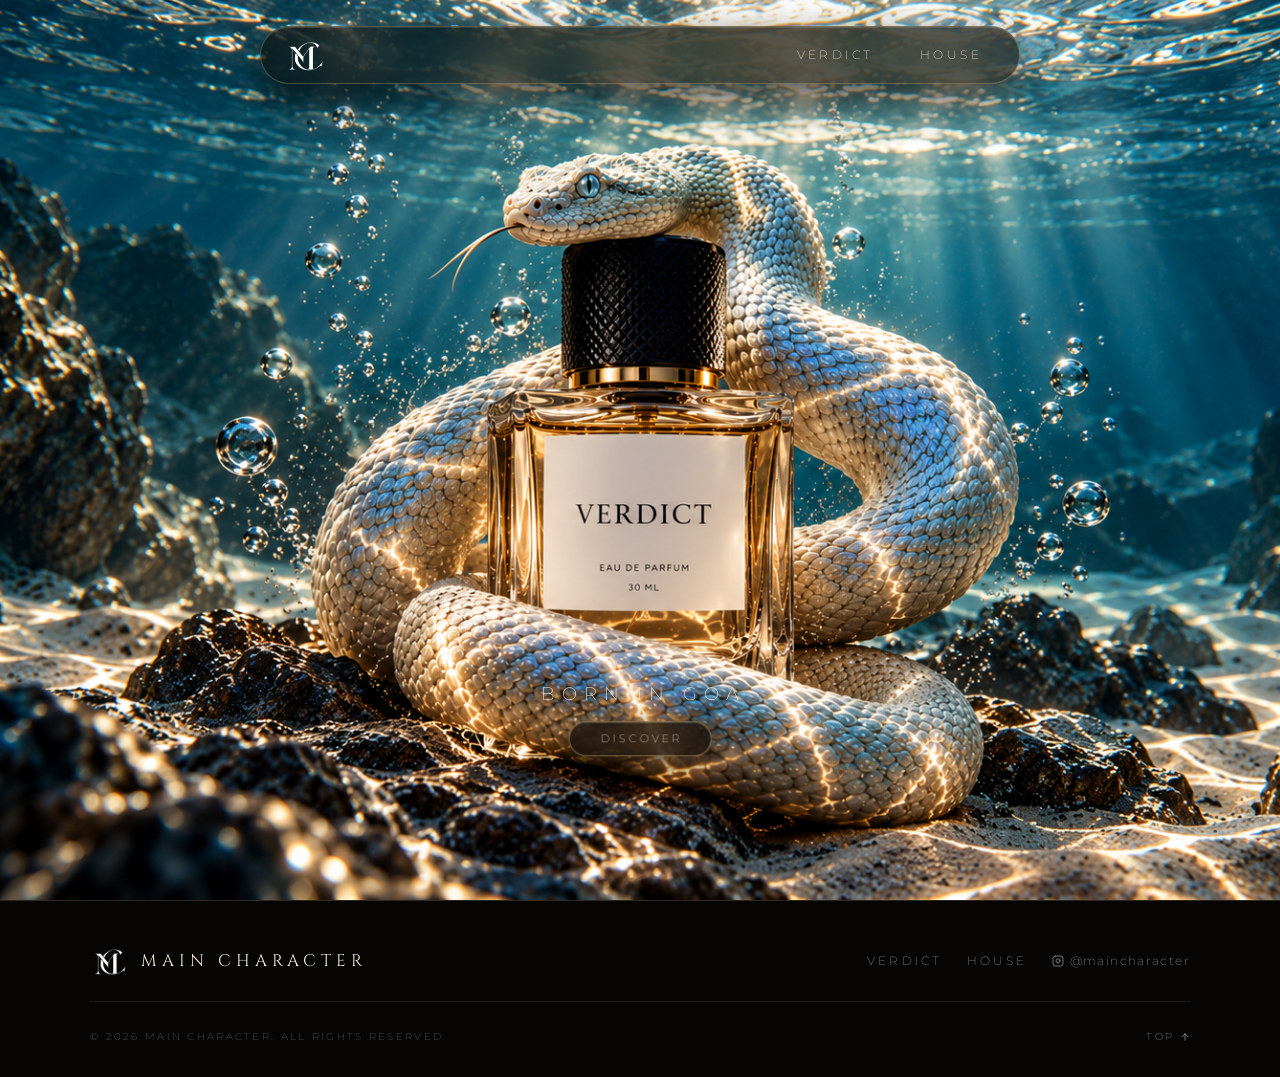
<file: index.html>
<!DOCTYPE html>
<html lang="en">
<head>
  <meta charset="UTF-8">
  <meta name="viewport" content="width=device-width, initial-scale=1.0">
  <title>VERDICT — MAIN CHARACTER</title>
  <link rel="icon" type="image/png" href="McLogo.png">

  <!-- Luxury Fonts: Cinzel, Cormorant Garamond, Montserrat -->
  <link rel="preconnect" href="https://fonts.googleapis.com">
  <link rel="preconnect" href="https://gstatic.com" crossorigin>
  <link href="https://fonts.googleapis.com/css2?family=Cinzel:wght@300;400;500&family=Cormorant+Garamond:ital,wght@0,300;0,400;0,500;0,600;1,300;1,400&family=Montserrat:wght@100;200;300;400;500&display=swap" rel="stylesheet">
  
  <link rel="stylesheet" href="style.css">
</head>
<body>

  <!-- Oval Horizontal Navbar -->
  <header class="navbar-wrapper">
    <nav class="oval-navbar">
      
      <!-- Left Side: McLogo.png -->
      <div class="nav-left">
        <a href="index.html" class="nav-logo-link" aria-label="Main Character">
          <img src="McLogo.png" alt="Main Character Logo" class="nav-logo">
        </a>
      </div>

      <!-- Right Side: VERDICT and HOUSE buttons with thin font -->
      <div class="nav-right">
        <a href="product.html" class="nav-btn">VERDICT</a>
        <a href="house.html" class="nav-btn">HOUSE</a>
      </div>

    </nav>
  </header>

  <!-- Page Content: Fully Responsive Image fitted to screen with ambient glow -->
  <main class="page-container" id="pageContainer">
    <!-- Ambient Atmospheric Backdrop for seamless non-16:9 scaling -->
    <div class="hero-ambient-bg" aria-hidden="true"></div>

    <img src="heromain.png" alt="Verdict Fragrance - Born in Goa" class="hero-image" id="heroImage">
    
    <!-- Center Hero Callout: BORN IN GOA & DISCOVER -->
    <div class="hero-center-callout hero-right-callout" id="heroCenterCallout">
      <h2 class="hero-tagline">BORN IN GOA</h2>
      <a href="product.html" class="hero-story-btn" id="heroStoryBtn" aria-label="Discover Verdict">
        <span>DISCOVER</span>
      </a>
    </div>
  </main>

  <!-- Main Character Minimal Luxury Footer -->
  <footer class="site-footer" id="footer">
    <div class="footer-container">
      
      <div class="footer-main">
        <!-- Logo & Brand -->
        <a href="index.html" class="footer-logo-link" aria-label="Main Character Home">
          <img src="McLogo.png" alt="Main Character Logo" class="footer-logo">
          <span class="footer-brand-title">MAIN CHARACTER</span>
        </a>

        <!-- Footer Navigation: VERDICT, HOUSE, and @maincharacter -->
        <nav class="footer-nav" aria-label="Footer navigation">
          <a href="product.html" class="footer-nav-btn">VERDICT</a>
          <a href="house.html" class="footer-nav-btn">HOUSE</a>
          <a href="https://instagram.com/maincharacter.goa" target="_blank" rel="noopener noreferrer" class="footer-nav-btn footer-instagram-link" aria-label="Main Character on Instagram">
            <svg width="12" height="12" viewBox="0 0 24 24" fill="none" stroke="currentColor" stroke-width="1.8" stroke-linecap="round" stroke-linejoin="round" aria-hidden="true">
              <rect x="2" y="2" width="20" height="20" rx="5" ry="5"/>
              <path d="M16 11.37A4 4 0 1 1 12.63 8 4 4 0 0 1 16 11.37z"/>
              <line x1="17.5" y1="6.5" x2="17.51" y2="6.5"/>
            </svg>
            <span>@maincharacter</span>
          </a>
        </nav>
      </div>

      <div class="footer-bottom">
        <span class="copyright-text">&copy; 2026 MAIN CHARACTER. ALL RIGHTS RESERVED.</span>
        <button type="button" class="back-to-top-btn" id="backToTopBtn" aria-label="Back to top">
          <span>TOP</span>
          <svg width="10" height="10" viewBox="0 0 16 16" fill="none" aria-hidden="true">
            <path d="M8 13V3M8 3L3.5 7.5M8 3L12.5 7.5" stroke="currentColor" stroke-width="1.2" stroke-linecap="round" stroke-linejoin="round"/>
          </svg>
        </button>
      </div>

    </div>
  </footer>

  <!-- Notification Toast (Feedback on Click) -->
  <div class="toast" id="toast">You will be notified upon launch.</div>

  <script src="script.js"></script>
</body>
</html>
</file>
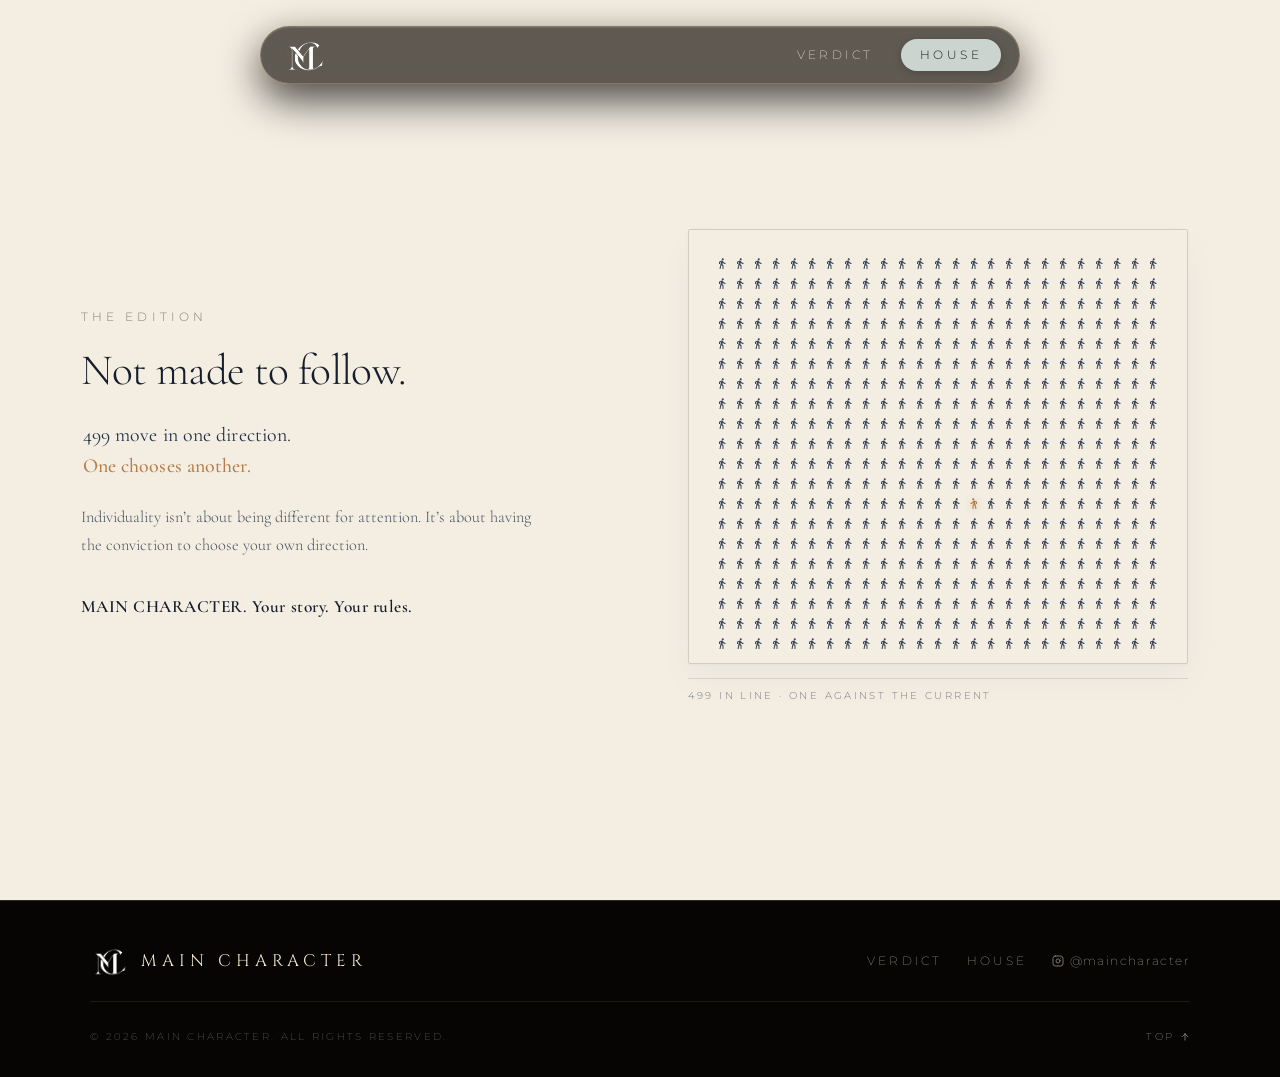
<file: house.html>
<!DOCTYPE html>
<html lang="en">
<head>
  <meta charset="UTF-8">
  <meta name="viewport" content="width=device-width, initial-scale=1.0">
  <title>MAIN CHARACTER — The House | Against the Current</title>
  <meta name="description" content="MAIN CHARACTER — The House. 499 move in one direction. One chooses another. Not made to follow.">

  <!-- Google Fonts -->
  <link rel="preconnect" href="https://fonts.googleapis.com">
  <link rel="preconnect" href="https://fonts.gstatic.com" crossorigin>
  <link 
    href="https://fonts.googleapis.com/css2?family=Cinzel:wght@400;500;600;700&family=Cormorant+Garamond:ital,wght@0,300;0,400;0,500;0,600;1,400&family=Montserrat:wght@100;200;300;400;500&display=swap" 
    rel="stylesheet">

  <link rel="stylesheet" href="style.css">
</head>

<body class="house-page">

  <!-- Floating Oval Horizontal Dark Navbar -->
  <header class="navbar-wrapper site-header">
    <nav class="oval-navbar">
      
      <!-- Left Side: McLogo.png -->
      <div class="nav-left">
        <a href="index.html" class="nav-logo-link" aria-label="Main Character Home">
          <img src="McLogo.png" alt="Main Character Logo" class="nav-logo">
        </a>
      </div>

      <!-- Right Side: VERDICT and HOUSE buttons -->
      <div class="nav-right">
        <a href="product.html" class="nav-btn">VERDICT</a>
        <a href="house.html" class="nav-btn active" id="navHouseBtn">HOUSE</a>
      </div>

    </nav>
  </header>

  <!-- Main Content: The House / Against the Current Editorial Section -->
  <main class="house-page-main">
    <section class="house-section edition-section is-visible" id="houseSection">
      <div class="house-container edition-container">
        
        <!-- Left Column: Editorial Philosophy & Copy -->
        <div class="house-statement-col edition-copy-col">
          <span class="edition-overline">THE EDITION</span>
          
          <h1 class="edition-heading">
            Not made to follow.
          </h1>
          
          <div class="edition-contrast-block">
            <p class="edition-contrast-line">499 move in one direction.</p>
            <p class="edition-contrast-line accent">One chooses another.</p>
          </div>

          <p class="edition-body-text">
            Individuality isn&rsquo;t about being different for attention. It&rsquo;s about having the conviction to choose your own direction.
          </p>

          <p class="edition-creed">
            <strong>MAIN CHARACTER. Your story. Your rules.</strong>
          </p>
        </div>

        <!-- Right Column: 500 Silhouettes Illustration -->
        <div class="house-matrix-col edition-illustration-col">
          <div class="edition-illustration-frame" role="img" aria-label="Editorial illustration: 500 silhouettes where 499 face one direction and one solitary bronze figure faces the opposite direction, symbolizing individuality and conviction.">
            <div class="figures-grid" id="figuresGrid">
              <!-- 500 silhouettes rendered programmatically via script.js -->
            </div>
          </div>

          <div class="matrix-caption-bar">
            <span class="matrix-tally">499 IN LINE &middot; ONE AGAINST THE CURRENT</span>
          </div>
        </div>

      </div>
    </section>
  </main>

  <!-- Main Character Minimal Luxury Footer -->
  <footer class="site-footer" id="footer">
    <div class="footer-container">
      
      <div class="footer-main">
        <!-- Logo & Brand -->
        <a href="index.html" class="footer-logo-link" aria-label="Main Character Home">
          <img src="McLogo.png" alt="Main Character Logo" class="footer-logo">
          <span class="footer-brand-title">MAIN CHARACTER</span>
        </a>

        <!-- Footer Navigation: VERDICT, HOUSE, and @maincharacter -->
        <nav class="footer-nav" aria-label="Footer navigation">
          <a href="product.html" class="footer-nav-btn">VERDICT</a>
          <a href="house.html" class="footer-nav-btn">HOUSE</a>
          <a href="https://instagram.com/maincharacter.goa" target="_blank" rel="noopener noreferrer" class="footer-nav-btn footer-instagram-link" aria-label="Main Character on Instagram">
            <svg width="12" height="12" viewBox="0 0 24 24" fill="none" stroke="currentColor" stroke-width="1.8" stroke-linecap="round" stroke-linejoin="round" aria-hidden="true">
              <rect x="2" y="2" width="20" height="20" rx="5" ry="5"/>
              <path d="M16 11.37A4 4 0 1 1 12.63 8 4 4 0 0 1 16 11.37z"/>
              <line x1="17.5" y1="6.5" x2="17.51" y2="6.5"/>
            </svg>
            <span>@maincharacter</span>
          </a>
        </nav>
      </div>

      <div class="footer-bottom">
        <span class="copyright-text">&copy; 2026 MAIN CHARACTER. ALL RIGHTS RESERVED.</span>
        <button type="button" class="back-to-top-btn" id="backToTopBtn" aria-label="Back to top">
          <span>TOP</span>
          <svg width="10" height="10" viewBox="0 0 16 16" fill="none" aria-hidden="true">
            <path d="M8 13V3M8 3L3.5 7.5M8 3L12.5 7.5" stroke="currentColor" stroke-width="1.2" stroke-linecap="round" stroke-linejoin="round"/>
          </svg>
        </button>
      </div>

    </div>
  </footer>

  <!-- Notification Toast (Feedback on Click) -->
  <div class="toast" id="toast"></div>

  <script src="script.js"></script>
</body>
</html>
</file>
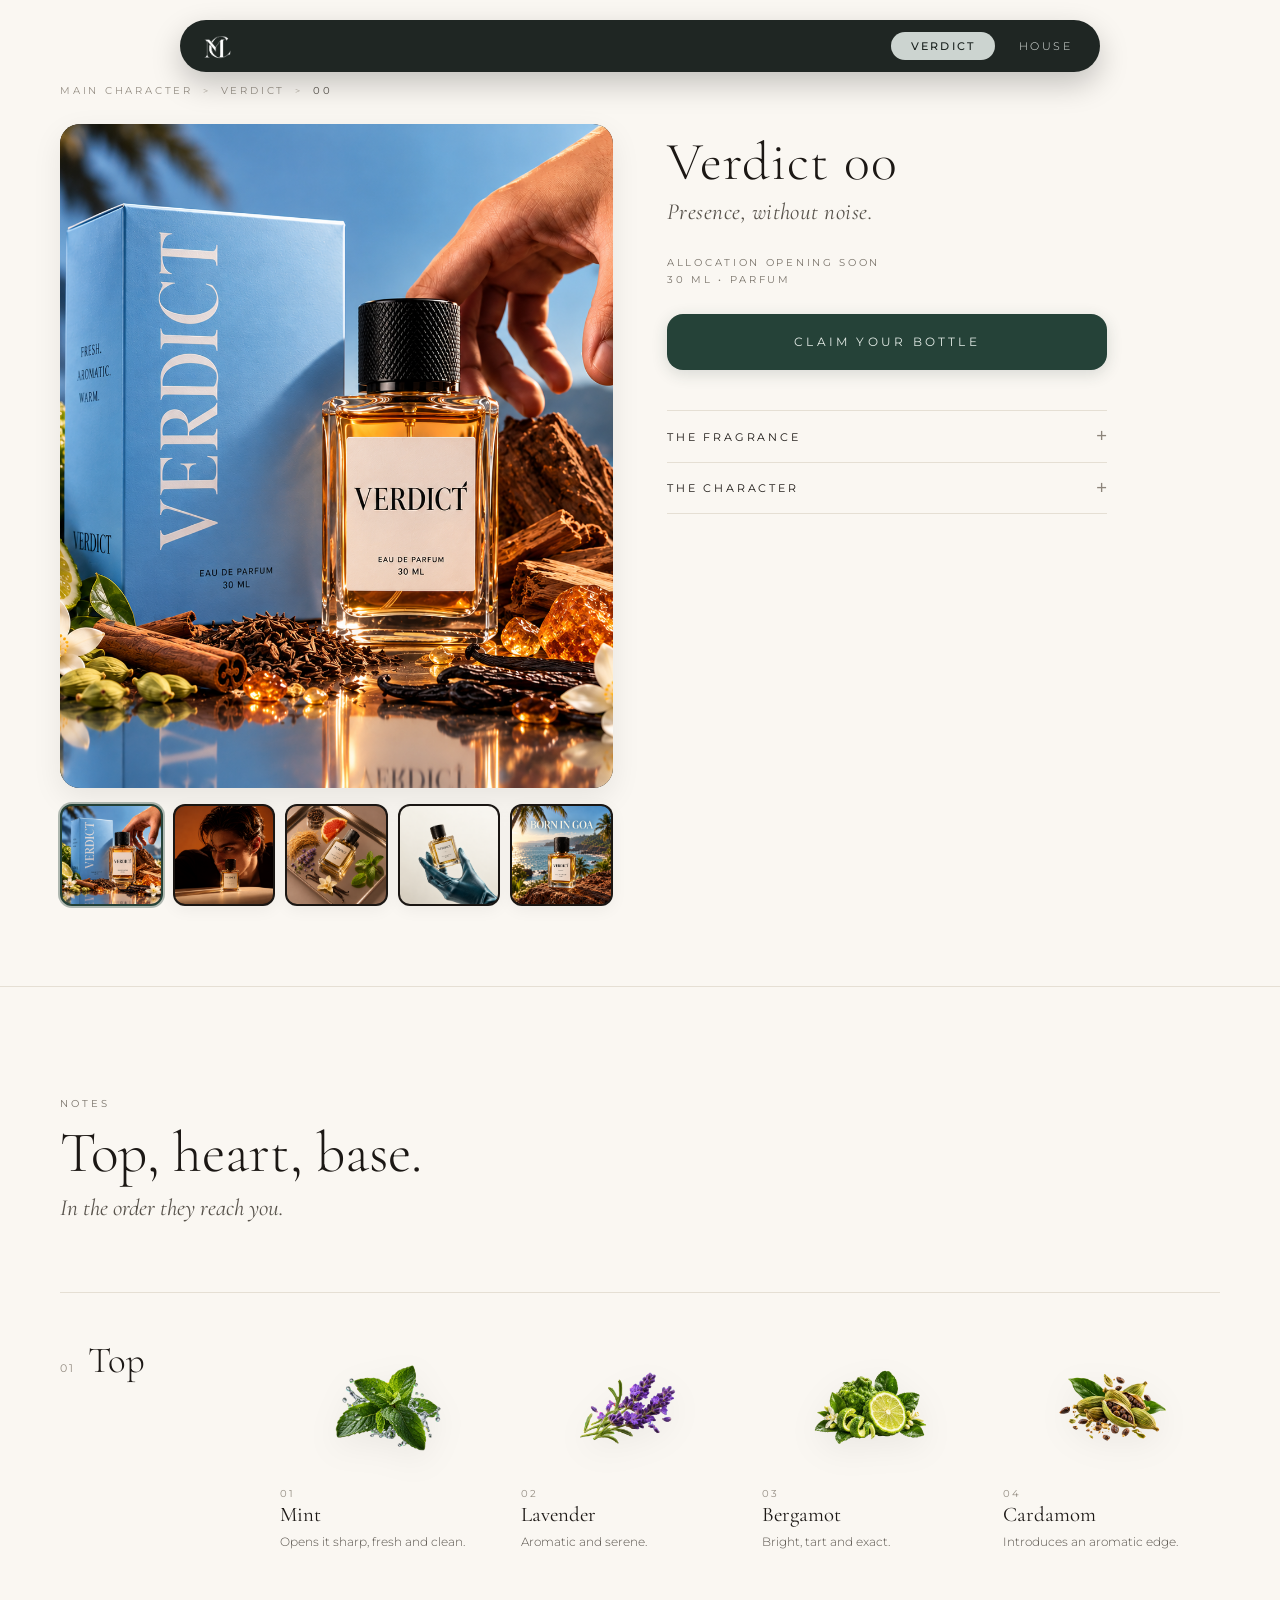
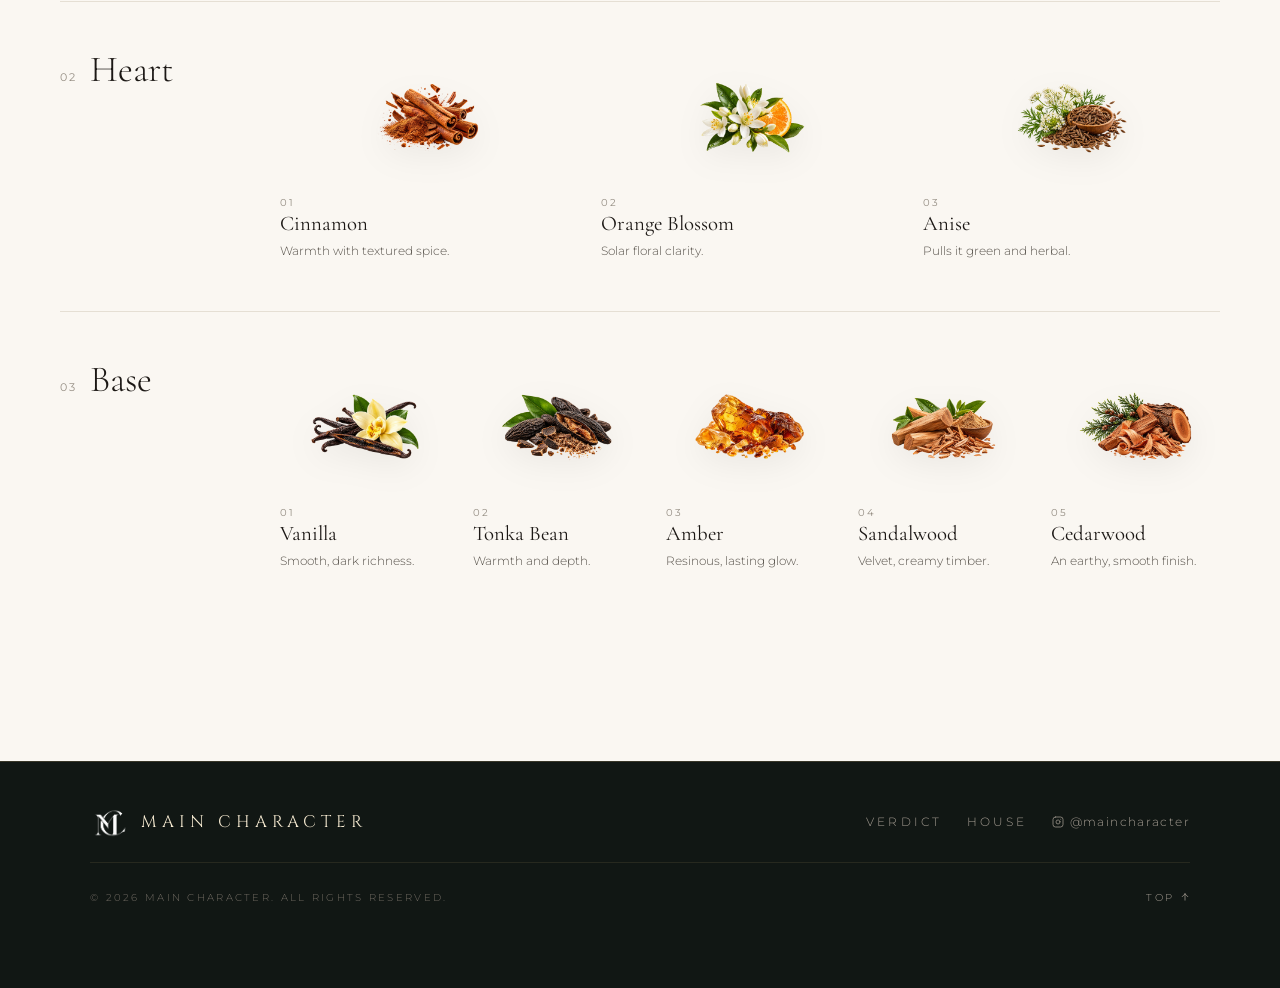
<file: product.html>
<!DOCTYPE html>
<html lang="en">

<head>
  <meta charset="UTF-8">
  <meta name="viewport" content="width=device-width, initial-scale=1.0">
  <title>Verdict 00 — MAIN CHARACTER Haute Parfumerie</title>
  <link rel="icon" type="image/png" href="McLogo.png">

  <!-- Google Fonts: Cormorant Garamond & Montserrat -->
  <link rel="preconnect" href="https://fonts.googleapis.com">
  <link rel="preconnect" href="https://fonts.gstatic.com" crossorigin>
  <link
    href="https://fonts.googleapis.com/css2?family=Cinzel:wght@300;400;500&family=Cormorant+Garamond:ital,wght@0,300;0,400;0,500;1,300;1,400&family=Montserrat:wght@200;300;400;500;600&display=swap"
    rel="stylesheet">

  <link rel="stylesheet" href="product.css">
</head>

<body>

  <!-- Floating Oval Horizontal Dark Navbar -->
  <header class="navbar-wrapper">
    <nav class="oval-navbar">

      <!-- Left: Brand Logo Monogram -->
      <a href="index.html" class="nav-brand" aria-label="Main Character Home">
        <img src="McLogo.png" alt="Main Character Monogram" class="nav-logo">
      </a>

      <!-- Right: Navigation Pills -->
      <div class="nav-actions">
        <a href="product.html" class="nav-pill active">VERDICT</a>
        <a href="house.html" class="nav-link">HOUSE</a>
      </div>

    </nav>
  </header>

  <!-- Main Product Detail Container -->
  <main class="product-layout">
    <div class="product-container">

      <!-- Breadcrumbs -->
      <nav class="breadcrumbs" aria-label="Breadcrumb">
        <a href="index.html" class="breadcrumb-item">MAIN CHARACTER</a>
        <span class="breadcrumb-separator">&gt;</span>
        <span class="breadcrumb-item">VERDICT</span>
        <span class="breadcrumb-separator">&gt;</span>
        <span class="breadcrumb-current">00</span>
      </nav>

      <!-- Two-Column Product Grid -->
      <div class="product-grid">

        <!-- Left Column: Visual Gallery with Product Images -->
        <div class="gallery-col">

          <!-- Main Hero Portrait Card -->
          <div class="main-image-card">
            <img src="Product image/1.png" alt="Verdict 00 Flacon and Bespoke Presentation Box" class="gallery-main-img" id="galleryMainImg">
            <div class="gallery-zoom-hint">Click image to enlarge</div>
          </div>

          <!-- Thumbnails Row from 'Product image' folder -->
          <div class="thumbnails-row">
            <!-- 1. Flacon with Bespoke Sky-Blue Box & Raw Botanicals -->
            <button class="thumb-btn active" data-src="Product image/1.png" data-pos="center center"
              aria-label="View Flacon and Presentation Box">
              <img src="Product image/1.png" alt="Verdict Flacon and Box" class="thumb-img">
            </button>

            <!-- 2. Campaign Editorial Portrait with Model -->
            <button class="thumb-btn" data-src="Product image/2.png" data-pos="center center"
              aria-label="View Campaign Model Portrait">
              <img src="Product image/2.png" alt="Verdict Campaign Model" class="thumb-img">
            </button>

            <!-- 3. Olfactory Notes Metallic Mirror Tray -->
            <button class="thumb-btn" data-src="Product image/3.png" data-pos="center center"
              aria-label="View Olfactory Ingredients Tray">
              <img src="Product image/3.png" alt="Verdict Olfactory Tray" class="thumb-img">
            </button>

            <!-- 4. Haute Couture Glove Presentation -->
            <button class="thumb-btn" data-src="Product image/4.png" data-pos="center center"
              aria-label="View Flacon in Couture Glove">
              <img src="Product image/4.png" alt="Verdict Flacon in Glove" class="thumb-img">
            </button>

            <!-- 5. Born in Goa Ocean Cliff -->
            <button class="thumb-btn" data-src="Product image/5.png" data-pos="center center"
              aria-label="View Born in Goa Ocean Cliff">
              <img src="Product image/5.png" alt="Verdict Born in Goa" class="thumb-img">
            </button>
          </div>

        </div>

        <!-- Right Column: Product Info & Allocation Action -->
        <div class="details-col">

          <!-- Product Title & Poetic Descriptor -->
          <header class="product-heading-block">
            <h1 class="product-title">Verdict 00</h1>
            <p class="product-tagline">Presence, without noise.</p>
          </header>

          <!-- Allocation Status & Specifications -->
          <div class="product-status-block">
            <div class="status-line">ALLOCATION OPENING SOON</div>
            <div class="volume-line">30 ML &bull; PARFUM</div>
          </div>

          <!-- Primary CTA Button -->
          <div class="action-block">
            <button class="btn-claim" id="btnClaimBottle" type="button">
              <span>CLAIM YOUR BOTTLE</span>
            </button>
          </div>

          <!-- Collapsible Accordions -->
          <div class="accordions-container">

            <!-- Accordion 1: THE FRAGRANCE -->
            <div class="accordion-item" id="accFragrance">
              <button class="accordion-header" type="button" aria-expanded="false">
                <span class="acc-title">THE FRAGRANCE</span>
                <span class="acc-icon">+</span>
              </button>
              <div class="accordion-body">
                <p>
                  A fresh, aromatic opening gives way to warm woods and a smooth, lasting character. VERDICT brings
                  freshness and warmth together in a fragrance designed to feel composed, distinctive and quietly
                  confident.
                </p>
              </div>
            </div>

            <!-- Accordion 2: THE CHARACTER -->
            <div class="accordion-item" id="accCharacter">
              <button class="accordion-header" type="button" aria-expanded="false">
                <span class="acc-title">THE CHARACTER</span>
                <span class="acc-icon">+</span>
              </button>
              <div class="accordion-body">
                <p>
                  Cardamom introduces an aromatic edge, while cedarwood and tonka bean bring warmth and depth. Vetiveryl
                  acetate and amber complete the profile with an earthy, smooth finish.
                </p>
                <p class="acc-closing">
                  Composed for those who leave an impression without asking for attention.
                </p>
              </div>
            </div>

          </div>

        </div>

      </div>

    </div>
  </main>

  <!-- 2. Notes Architecture Section (Top, heart, base.) -->
  <section class="notes-section" id="notesSection">
    <div class="notes-container">

      <!-- Section Header -->
      <div class="notes-header">
        <span class="notes-eyebrow">NOTES</span>
        <h2 class="notes-title">Top, heart, base.</h2>
        <p class="notes-subtitle">In the order they reach you.</p>
      </div>

      <!-- Tiers List -->
      <div class="notes-tiers">

        <!-- 01 Top Tier -->
        <div class="note-tier-row">
          <div class="tier-label-col">
            <span class="tier-index">01</span>
            <span class="tier-name">Top</span>
          </div>
          <div class="tier-items-grid cols-4">

            <div class="note-card-item">
              <div class="note-visual">
                <img src="notes images/top.png" alt="Mint Note" class="note-img">
              </div>
              <span class="note-code">01</span>
              <h3 class="note-heading">Mint</h3>
              <p class="note-phrase">Opens it sharp, fresh and clean.</p>
            </div>

            <div class="note-card-item">
              <div class="note-visual">
                <img src="notes images/top (2).png" alt="Wild Lavender Note" class="note-img">
              </div>
              <span class="note-code">02</span>
              <h3 class="note-heading">Lavender</h3>
              <p class="note-phrase">Aromatic and serene.</p>
            </div>

            <div class="note-card-item">
              <div class="note-visual">
                <img src="notes images/top (3).png" alt="Calabrian Bergamot Note" class="note-img">
              </div>
              <span class="note-code">03</span>
              <h3 class="note-heading">Bergamot</h3>
              <p class="note-phrase">Bright, tart and exact.</p>
            </div>

            <div class="note-card-item">
              <div class="note-visual">
                <img src="notes images/top (4).png" alt="Green Cardamom Note" class="note-img">
              </div>
              <span class="note-code">04</span>
              <h3 class="note-heading">Cardamom</h3>
              <p class="note-phrase">Introduces an aromatic edge.</p>
            </div>

          </div>
        </div>

        <!-- 02 Heart Tier -->
        <div class="note-tier-row">
          <div class="tier-label-col">
            <span class="tier-index">02</span>
            <span class="tier-name">Heart</span>
          </div>
          <div class="tier-items-grid cols-3">

            <div class="note-card-item">
              <div class="note-visual">
                <img src="notes images/heart.png" alt="Cinnamon Bark Note" class="note-img">
              </div>
              <span class="note-code">01</span>
              <h3 class="note-heading">Cinnamon</h3>
              <p class="note-phrase">Warmth with textured spice.</p>
            </div>

            <div class="note-card-item">
              <div class="note-visual">
                <img src="notes images/heart (2).png" alt="Orange Blossom Note" class="note-img">
              </div>
              <span class="note-code">02</span>
              <h3 class="note-heading">Orange Blossom</h3>
              <p class="note-phrase">Solar floral clarity.</p>
            </div>

            <div class="note-card-item">
              <div class="note-visual">
                <img src="notes images/heart (3).png" alt="Botanical Anise Note" class="note-img">
              </div>
              <span class="note-code">03</span>
              <h3 class="note-heading">Anise</h3>
              <p class="note-phrase">Pulls it green and herbal.</p>
            </div>

          </div>
        </div>

        <!-- 03 Base Tier -->
        <div class="note-tier-row">
          <div class="tier-label-col">
            <span class="tier-index">03</span>
            <span class="tier-name">Base</span>
          </div>
          <div class="tier-items-grid cols-5">

            <div class="note-card-item">
              <div class="note-visual">
                <img src="notes images/base.png" alt="Tahitian Vanilla Note" class="note-img">
              </div>
              <span class="note-code">01</span>
              <h3 class="note-heading">Vanilla</h3>
              <p class="note-phrase">Smooth, dark richness.</p>
            </div>

            <div class="note-card-item">
              <div class="note-visual">
                <img src="notes images/base (2).png" alt="Tonka Bean Note" class="note-img">
              </div>
              <span class="note-code">02</span>
              <h3 class="note-heading">Tonka Bean</h3>
              <p class="note-phrase">Warmth and depth.</p>
            </div>

            <div class="note-card-item">
              <div class="note-visual">
                <img src="notes images/base (3).png" alt="Golden Amber Note" class="note-img">
              </div>
              <span class="note-code">03</span>
              <h3 class="note-heading">Amber</h3>
              <p class="note-phrase">Resinous, lasting glow.</p>
            </div>

            <div class="note-card-item">
              <div class="note-visual">
                <img src="notes images/base (4).png" alt="Sandalwood Note" class="note-img">
              </div>
              <span class="note-code">04</span>
              <h3 class="note-heading">Sandalwood</h3>
              <p class="note-phrase">Velvet, creamy timber.</p>
            </div>

            <div class="note-card-item">
              <div class="note-visual">
                <img src="notes images/base (5).png" alt="Atlas Cedarwood Note" class="note-img">
              </div>
              <span class="note-code">05</span>
              <h3 class="note-heading">Cedarwood</h3>
              <p class="note-phrase">An earthy, smooth finish.</p>
            </div>

          </div>
        </div>

      </div>

    </div>
  </section>

  <!-- Main Character Minimal Luxury Footer -->
  <footer class="site-footer" id="footer">
    <div class="footer-container">
      
      <div class="footer-main">
        <!-- Logo & Brand -->
        <a href="index.html" class="footer-logo-link" aria-label="Main Character Home">
          <img src="McLogo.png" alt="Main Character Logo" class="footer-logo">
          <span class="footer-brand-title">MAIN CHARACTER</span>
        </a>

        <!-- Footer Navigation: VERDICT, HOUSE, and @maincharacter -->
        <nav class="footer-nav" aria-label="Footer navigation">
          <a href="product.html" class="footer-nav-btn">VERDICT</a>
          <a href="house.html" class="footer-nav-btn">HOUSE</a>
          <a href="https://instagram.com/maincharacter.goa" target="_blank" rel="noopener noreferrer" class="footer-nav-btn footer-instagram-link" aria-label="Main Character on Instagram">
            <svg width="12" height="12" viewBox="0 0 24 24" fill="none" stroke="currentColor" stroke-width="1.8" stroke-linecap="round" stroke-linejoin="round" aria-hidden="true">
              <rect x="2" y="2" width="20" height="20" rx="5" ry="5"/>
              <path d="M16 11.37A4 4 0 1 1 12.63 8 4 4 0 0 1 16 11.37z"/>
              <line x1="17.5" y1="6.5" x2="17.51" y2="6.5"/>
            </svg>
            <span>@maincharacter</span>
          </a>
        </nav>
      </div>

      <div class="footer-bottom">
        <span class="copyright-text">&copy; 2026 MAIN CHARACTER. ALL RIGHTS RESERVED.</span>
        <button type="button" class="back-to-top-btn" id="backToTopBtn" aria-label="Back to top">
          <span>TOP</span>
          <svg width="10" height="10" viewBox="0 0 16 16" fill="none" aria-hidden="true">
            <path d="M8 13V3M8 3L3.5 7.5M8 3L12.5 7.5" stroke="currentColor" stroke-width="1.2" stroke-linecap="round" stroke-linejoin="round"/>
          </svg>
        </button>
      </div>

    </div>
  </footer>

  <!-- Sticky Bottom Bar (matching reference screenshot) -->
  <aside class="sticky-claim-bar" id="stickyClaimBar">
    <div class="sticky-bar-inner">
      <div class="sticky-left">
        <span class="sticky-title">Verdict 00</span>
        <span class="sticky-tagline">Presence, without noise.</span>
      </div>
      <div class="sticky-right">
        <span class="sticky-status">ALLOCATION OPENING SOON</span>
        <button class="btn-claim-sticky" id="btnClaimSticky" type="button">CLAIM YOUR BOTTLE</button>
      </div>
    </div>
  </aside>

  <!-- Fullscreen Image Lightbox Modal -->
  <div class="lightbox-backdrop" id="lightboxModal" aria-hidden="true">
    <button class="lightbox-close" id="lightboxCloseBtn" aria-label="Close fullscreen view">&times;</button>
    <img src="Product image/1.png" alt="Verdict Fullscreen View" class="lightbox-img" id="lightboxImg">
  </div>

  <!-- Reservation Confirmation Modal -->
  <div class="modal-backdrop" id="claimModal" aria-hidden="true">
    <div class="modal-dialog">
      <button class="modal-close" id="modalCloseBtn" aria-label="Close modal">&times;</button>
      <div class="modal-content">
        <img src="McLogo.png" alt="Main Character" class="modal-logo">
        <span class="modal-eyebrow">EXCLUSIVE ALLOCATION ALLOTMENT</span>
        <h3 class="modal-title">VERDICT 00 RESERVED</h3>
        <p class="modal-desc">
          Your allocation interest for Edition 00 (30 ML Parfum) has been recorded. You will receive private early
          access 24 hours prior to global release.
        </p>
        <div class="allocation-badge">
          <span class="badge-tag">ALLOCATION NO.</span>
          <span class="badge-num" id="allocationNumber">MC-00-#042</span>
        </div>
        <button class="btn-modal-dismiss" id="modalDismissBtn" type="button">CLOSE WINDOW</button>
      </div>
    </div>
  </div>

  <script src="product.js"></script>
</body>

</html>
</file>
<file: style.css>
/* ==========================================================================
   MAIN CHARACTER — VERDICT
   Minimalist Luxury Design with Thin Typography & Fullscreen Image
   ========================================================================== */

:root {
  --bg-dark: #080706;
  --gold-primary: #E5C384;
  --gold-light: #F7EBD2;
  --text-main: #F4EFEA;
  --text-muted: #9E968D;
  --text-dim: #6B655E;
  --border-gold: rgba(229, 195, 132, 0.28);
  --border-subtle: rgba(229, 195, 132, 0.12);
  --font-thin: 'Montserrat', -apple-system, BlinkMacSystemFont, sans-serif;
  --font-serif: 'Cinzel', serif;
}

*, *::before, *::after {
  box-sizing: border-box;
  margin: 0;
  padding: 0;
}

html {
  scroll-behavior: smooth;
  background-color: #000;
}

body {
  width: 100%;
  min-height: 100vh;
  margin: 0;
  padding: 0;
  background-color: #000;
  color: var(--text-main);
  font-family: var(--font-thin);
  font-weight: 200; /* Ultra-thin luxury font */
  overflow-x: hidden;
  overflow-y: auto;
  -webkit-font-smoothing: antialiased;
  -moz-osx-font-smoothing: grayscale;
}

/* ==========================================================================
   OVAL HORIZONTAL NAVBAR
   ========================================================================== */
.navbar-wrapper,
.site-header {
  position: fixed;
  top: 26px;
  left: 0;
  right: 0;
  width: 100%;
  margin: 0 auto;
  display: flex;
  justify-content: center;
  align-items: center;
  z-index: 100;
  pointer-events: none;
  padding: 0 20px;
  box-sizing: border-box;
}

.oval-navbar {
  pointer-events: auto;
  position: relative;
  width: min(88%, 760px);
  margin-left: auto;
  margin-right: auto;
  height: 58px;
  border-radius: 9999px; /* OVAL HORIZONTAL SHAPE */
  background: rgba(14, 11, 9, 0.65);
  backdrop-filter: blur(24px) saturate(180%);
  -webkit-backdrop-filter: blur(24px) saturate(180%);
  border: 1px solid var(--border-gold);
  box-shadow: 
    0 16px 40px rgba(0, 0, 0, 0.7),
    inset 0 1px 0 rgba(255, 255, 255, 0.1),
    0 0 25px rgba(229, 195, 132, 0.1);
  display: flex;
  align-items: center;
  justify-content: space-between;
  padding: 0 18px 0 22px;
  transition: all 0.4s cubic-bezier(0.16, 1, 0.3, 1);
}

.oval-navbar:hover {
  border-color: rgba(229, 195, 132, 0.45);
  background: rgba(14, 11, 9, 0.8);
  box-shadow: 
    0 20px 48px rgba(0, 0, 0, 0.8),
    inset 0 1px 0 rgba(255, 255, 255, 0.15),
    0 0 32px rgba(229, 195, 132, 0.18);
}

/* Left side: McLogo.png */
.nav-left {
  display: flex;
  align-items: center;
}

.nav-logo-link {
  display: flex;
  align-items: center;
  text-decoration: none;
}

.nav-logo {
  height: 36px;
  width: auto;
  object-fit: contain;
  mix-blend-mode: screen; /* Seamless blend, no dark background artifact */
  filter: brightness(1.1);
  transition: transform 0.35s ease, filter 0.35s ease;
}

.nav-logo:hover {
  transform: scale(1.08);
  filter: brightness(1.3) drop-shadow(0 0 12px rgba(229, 195, 132, 0.6));
}

/* Right side: VERDICT and HOUSE buttons with thin font */
.nav-right {
  display: flex;
  align-items: center;
  gap: 8px;
}

.nav-btn {
  display: inline-flex;
  align-items: center;
  justify-content: center;
  text-decoration: none;
  background: transparent;
  border: 1px solid transparent;
  color: var(--text-main);
  font-family: var(--font-thin);
  font-size: 0.72rem;
  font-weight: 200; /* Thin font */
  letter-spacing: 0.3em; /* Elegant luxury tracking */
  text-transform: uppercase;
  padding: 8px 18px;
  border-radius: 9999px;
  cursor: pointer;
  transition: all 0.35s cubic-bezier(0.16, 1, 0.3, 1);
  position: relative;
  overflow: hidden;
}

.nav-btn:hover {
  color: #0A0806;
  border-color: rgba(255, 255, 255, 0.85);
  background: linear-gradient(135deg, #FFF9ED 0%, #E5C384 50%, #B57C46 100%);
  font-weight: 400;
  transform: translateY(-2px);
  box-shadow: 
    0 8px 22px rgba(0, 0, 0, 0.4),
    0 0 20px rgba(229, 195, 132, 0.35);
}

.nav-btn.active {
  background: linear-gradient(135deg, #DEE5E1 0%, #CCD4D0 100%);
  color: #19211E;
  font-weight: 400;
  border-color: transparent;
  box-shadow: 0 2px 10px rgba(0, 0, 0, 0.2);
}

.nav-btn.active:hover {
  background: linear-gradient(135deg, #FFFFFF 0%, #E2EAE5 50%, #BCC5C0 100%);
  color: #0E1412;
  transform: translateY(-2px);
  box-shadow: 0 6px 18px rgba(0, 0, 0, 0.25);
}

/* ==========================================================================
   FULLSCREEN IMAGE CONTAINER
   ========================================================================== */
.page-container {
  position: relative;
  width: 100%;
  height: 100vh;
  height: 100dvh;
  min-height: 100vh;
  min-height: 100dvh;
  overflow: hidden;
  background: #070605;
  display: flex;
  align-items: center;
  justify-content: center;
}

/* Ambient Atmospheric Backdrop (disabled when image covers full screen) */
.hero-ambient-bg {
  display: none;
}

.hero-image {
  position: absolute;
  inset: 0;
  width: 100%;
  height: 100%;
  object-fit: cover; /* Fits and covers the entire screen edge-to-edge */
  object-position: center;
  display: block;
  user-select: none;
  pointer-events: none;
  z-index: 2;
  filter: drop-shadow(0 16px 40px rgba(0, 0, 0, 0.45));
}

/* ==========================================================================
   HERO CENTER CALLOUT: BORN IN GOA & DISCOVER
   Centred directly in the middle of the whole page
   ========================================================================== */
.hero-center-callout,
.hero-right-callout {
  position: absolute;
  left: 50%;
  top: 80%;
  transform: translate(-50%, -50%);
  z-index: 20;
  display: flex;
  flex-direction: column;
  align-items: center;
  justify-content: center;
  text-align: center;
  gap: 16px;
  width: max-content;
  max-width: min(88vw, 360px);
  pointer-events: auto;
  user-select: none;
}

.hero-tagline {
  font-family: var(--font-thin);
  font-weight: 200;
  font-size: clamp(0.95rem, 1.4vw, 1.35rem);
  letter-spacing: 0.38em;
  text-indent: 0.38em; /* Perfectly balances trailing letter-spacing for dead-center alignment */
  text-transform: uppercase;
  color: var(--gold-light);
  line-height: 1.25;
  margin: 0;
  white-space: nowrap;
  text-align: center;
  text-shadow: 
    0 2px 14px rgba(0, 0, 0, 0.85),
    0 0 28px rgba(0, 0, 0, 0.7);
}

.hero-story-btn {
  display: inline-flex;
  align-items: center;
  justify-content: center;
  text-decoration: none;
  padding: 10px 28px;
  border-radius: 9999px; /* Luxury oval pill button */
  background: rgba(14, 11, 8, 0.72);
  backdrop-filter: blur(14px);
  -webkit-backdrop-filter: blur(14px);
  border: 1px solid rgba(229, 195, 132, 0.45);
  color: var(--gold-light);
  font-family: var(--font-thin);
  font-size: clamp(0.66rem, 0.76vw, 0.76rem);
  font-weight: 200;
  letter-spacing: 0.28em;
  text-indent: 0.28em; /* Perfectly balances trailing letter-spacing */
  text-transform: uppercase;
  cursor: pointer;
  white-space: nowrap;
  margin: 0 auto;
  box-shadow: 
    0 8px 24px rgba(0, 0, 0, 0.75),
    0 0 16px rgba(229, 195, 132, 0.18),
    inset 0 1px 0 rgba(255, 255, 255, 0.12);
  transition: all 0.35s cubic-bezier(0.16, 1, 0.3, 1);
}

.hero-story-btn:hover {
  background: linear-gradient(135deg, #FFFFFF 0%, #F7EBD2 30%, #E5C384 70%, #B57C46 100%);
  color: #080706;
  font-weight: 400;
  border-color: rgba(255, 255, 255, 0.95);
  box-shadow: 
    0 14px 34px rgba(229, 195, 132, 0.45),
    0 0 25px rgba(247, 235, 210, 0.4),
    inset 0 1px 0 rgba(255, 255, 255, 0.7);
  transform: translateY(-2px) scale(1.02);
}

.hero-story-btn:active {
  transform: translateY(0) scale(0.98);
}

/* ==========================================================================
   TOAST NOTIFICATION (Thin font)
   ========================================================================== */
.toast {
  position: fixed;
  bottom: 24px;
  left: 50%;
  transform: translateX(-50%) translateY(50px);
  padding: 11px 24px;
  border-radius: 9999px;
  background: rgba(16, 12, 9, 0.95);
  border: 1px solid var(--border-gold);
  color: var(--gold-light);
  font-family: var(--font-thin);
  font-weight: 200;
  font-size: 0.74rem;
  letter-spacing: 0.28em;
  text-transform: uppercase;
  box-shadow: 0 14px 35px rgba(0, 0, 0, 0.85);
  opacity: 0;
  pointer-events: none;
  transition: all 0.35s ease;
  z-index: 1000;
}

.toast.show {
  transform: translateX(-50%) translateY(0);
  opacity: 1;
}

/* ==========================================================================
   HERO SCROLL CUE
   ========================================================================== */
.hero-scroll-cue {
  position: absolute;
  bottom: 24px;
  left: 50%;
  transform: translateX(-50%);
  display: flex;
  flex-direction: column;
  align-items: center;
  gap: 7px;
  text-decoration: none;
  color: rgba(229, 195, 132, 0.7);
  z-index: 25;
  transition: all 0.35s ease;
  cursor: pointer;
}

.hero-scroll-cue:hover {
  color: var(--gold-light);
  transform: translateX(-50%) translateY(3px);
}

.scroll-cue-text {
  font-family: var(--font-thin);
  font-size: 0.6rem;
  letter-spacing: 0.35em;
  text-transform: uppercase;
  font-weight: 200;
  white-space: nowrap;
}

.scroll-cue-icon {
  display: flex;
  align-items: center;
  justify-content: center;
  animation: cueBounce 2.2s ease-in-out infinite;
}

@keyframes cueBounce {
  0%, 100% {
    transform: translateY(0);
    opacity: 0.55;
  }
  50% {
    transform: translateY(5px);
    opacity: 1;
  }
}

.nav-btn.active {
  background: #CCD4D0;
  color: #19211E;
  font-weight: 300;
  border-color: transparent;
  box-shadow: 0 2px 10px rgba(0, 0, 0, 0.2);
}

/* ==========================================================================
   THE EDITION — AGAINST THE CURRENT EDITORIAL SECTION
   ========================================================================== */
.house-section {
  position: relative;
  min-height: 100vh;
  background-color: #F3EDE2; /* Warm ivory / cream */
  color: #171E2B;
  display: flex;
  align-items: center;
  justify-content: center;
  padding: 130px 32px 100px;
  overflow: hidden;
  z-index: 5;
}

.house-container.edition-container {
  width: min(92%, 1180px);
  margin: 0 auto;
  display: grid;
  grid-template-columns: 1.05fr 1.05fr;
  gap: 72px;
  align-items: center;
}

/* Left Column: Editorial Philosophy & Copy */
.edition-copy-col {
  display: flex;
  flex-direction: column;
  padding-right: 16px;
}

.edition-overline {
  font-family: var(--font-thin);
  font-size: 0.72rem;
  font-weight: 300;
  letter-spacing: 0.36em;
  text-transform: uppercase;
  color: #8C8172;
  margin-bottom: 22px;
  display: block;
}

.edition-heading {
  font-family: 'Cormorant Garamond', Georgia, serif;
  font-size: clamp(2.2rem, 3.4vw, 3.15rem);
  font-weight: 300;
  line-height: 1.14;
  color: #171E2B;
  letter-spacing: -0.015em;
  margin-bottom: 26px;
}

.edition-contrast-block {
  display: flex;
  flex-direction: column;
  gap: 4px;
  margin-bottom: 24px;
  padding-left: 2px;
}

.edition-contrast-line {
  font-family: 'Cormorant Garamond', Georgia, serif;
  font-size: clamp(1.2rem, 1.55vw, 1.45rem);
  font-weight: 400;
  line-height: 1.38;
  color: #243147; /* Deep midnight navy */
  letter-spacing: 0.005em;
}

.edition-contrast-line.accent {
  color: #B57C46; /* Muted amber-bronze echo */
  font-weight: 500;
}

.edition-body-text {
  font-family: 'Cormorant Garamond', Georgia, serif;
  font-size: clamp(1.02rem, 1.25vw, 1.18rem);
  font-weight: 300;
  line-height: 1.7;
  color: #4A5360;
  max-width: 470px;
  margin-bottom: 28px;
}

.edition-creed {
  font-family: 'Cormorant Garamond', Georgia, serif;
  font-size: clamp(1.08rem, 1.32vw, 1.25rem);
  line-height: 1.5;
  color: #171E2B;
  letter-spacing: 0.03em;
  padding-top: 6px;
}

.edition-creed strong {
  font-weight: 600;
  color: #171E2B;
}

/* Right Column: 500 Silhouettes Illustration */
.edition-illustration-col {
  display: flex;
  flex-direction: column;
  align-items: center;
  justify-content: center;
}

.edition-illustration-frame {
  width: min(100%, 500px);
  aspect-ratio: 1.15 / 1;
  background-color: #F3EDE2; /* Warm ivory / cream */
  border: 1px solid #D5CCC0; /* Thin understated border */
  border-radius: 2px;
  padding: clamp(14px, 2.5vw, 26px);
  display: flex;
  align-items: center;
  justify-content: center;
  box-shadow: 
    0 1px 3px rgba(36, 49, 71, 0.03),
    0 16px 36px rgba(36, 49, 71, 0.035);
  position: relative;
  overflow: hidden;
  margin: 0 auto;
}

.figures-grid {
  display: grid;
  grid-template-columns: repeat(25, 1fr);
  grid-template-rows: repeat(20, 1fr);
  gap: clamp(2px, 0.55vw, 5px) clamp(1px, 0.25vw, 2.5px);
  width: 100%;
  height: 100%;
  align-items: center;
  justify-items: center;
}

/* Base Crowd Figure Silhouette (Deep Midnight Navy) */
.crowd-figure {
  width: 100%;
  max-width: clamp(7.5px, 1.1vw, 12px);
  height: clamp(10px, 1.55vw, 15px);
  fill: #243147; /* Deep midnight navy */
  display: block;
  opacity: 0.88; /* Visible by default */
  transform: translateY(0);
  transition: 
    opacity 0.4s ease,
    transform 0.4s ease,
    fill 0.2s ease;
  pointer-events: auto;
}

.crowd-figure:hover {
  opacity: 1;
  fill: #151D2A;
  transform: scale(1.2);
}

/* The Solitary Highlight Figure: facing opposite direction in muted amber-bronze */
.crowd-figure.solitary-figure {
  fill: #B57C46; /* Muted amber-bronze */
  opacity: 1; /* Visible by default */
  transform: scaleX(-1); /* Faces opposite direction */
  transform-origin: center;
  cursor: pointer;
  z-index: 3;
  filter: drop-shadow(0 1px 3px rgba(181, 124, 70, 0.4));
  transition: 
    opacity 0.4s ease,
    transform 0.3s ease,
    filter 0.3s ease;
}

.crowd-figure.solitary-figure:hover {
  opacity: 1;
  transform: scaleX(-1) scale(1.35);
  filter: drop-shadow(0 2px 8px rgba(181, 124, 70, 0.65));
}

.matrix-caption-bar {
  width: min(100%, 500px);
  margin-top: 14px;
  padding-top: 10px;
  border-top: 1px solid rgba(213, 204, 192, 0.7);
  display: flex;
  justify-content: space-between;
  align-items: center;
}

.matrix-tally {
  font-family: var(--font-thin);
  font-size: 0.62rem;
  letter-spacing: 0.24em;
  color: #7A7F85;
  font-weight: 300;
  text-transform: uppercase;
}

/* Respect Reduced Motion Accessibility */
@media (prefers-reduced-motion: reduce) {
  .crowd-figure {
    transition: none !important;
    opacity: 0.88 !important;
    transform: none !important;
  }
  .crowd-figure.solitary-figure {
    transition: none !important;
    opacity: 1 !important;
    transform: scaleX(-1) !important;
  }
}

/* Responsive queries for house/edition section */
@media (max-width: 900px) {
  .house-container.edition-container {
    grid-template-columns: 1fr;
    gap: 48px;
  }

  .edition-copy-col {
    padding-right: 0;
  }

  .edition-illustration-frame {
    width: min(100%, 420px);
    padding: 20px;
  }

  .matrix-caption-bar {
    width: min(100%, 420px);
  }
}

@media (max-width: 600px) {
  .house-section {
    padding: 100px 20px 60px;
  }

  .edition-illustration-frame {
    width: 100%;
    padding: 14px 10px;
  }

  .figures-grid {
    gap: 4px 1.5px;
  }

  .crowd-figure {
    max-width: 9px;
    height: 13px;
  }
}

/* ==========================================================================
   MAIN CHARACTER MINIMAL LUXURY FOOTER
   ========================================================================== */
.site-footer {
  position: relative;
  background: #060504;
  border-top: 1px solid rgba(229, 195, 132, 0.18);
  padding: 44px 0 34px;
  color: var(--text-main);
  z-index: 10;
}

.footer-container {
  width: min(90%, 1100px);
  margin: 0 auto;
  display: flex;
  flex-direction: column;
  gap: 28px;
}

.footer-main {
  display: flex;
  justify-content: space-between;
  align-items: center;
  flex-wrap: wrap;
  gap: 20px;
  padding-bottom: 24px;
  border-bottom: 1px solid rgba(229, 195, 132, 0.1);
}

.footer-logo-link {
  display: inline-flex;
  align-items: center;
  gap: 12px;
  text-decoration: none;
}

.footer-logo {
  height: 32px;
  width: auto;
  object-fit: contain;
  mix-blend-mode: screen;
  filter: brightness(1.1);
  transition: transform 0.3s ease;
}

.footer-logo-link:hover .footer-logo {
  transform: scale(1.05);
}

.footer-brand-title {
  font-family: 'Cinzel', serif;
  font-size: 1.05rem;
  font-weight: 400;
  letter-spacing: 0.3em;
  color: var(--gold-light);
}

.footer-nav {
  display: flex;
  align-items: center;
  gap: 24px;
}

.footer-nav-btn {
  text-decoration: none;
  background: transparent;
  border: none;
  color: var(--text-muted);
  font-family: var(--font-thin);
  font-size: 0.72rem;
  font-weight: 200;
  letter-spacing: 0.28em;
  text-transform: uppercase;
  padding: 0;
  transition: all 0.3s ease;
  cursor: pointer;
  display: inline-block;
}

.footer-nav-btn:hover {
  background: linear-gradient(135deg, #FFFFFF 0%, #F7EBD2 40%, #E5C384 100%);
  -webkit-background-clip: text;
  -webkit-text-fill-color: transparent;
  transform: translateY(-1px);
  filter: drop-shadow(0 2px 10px rgba(229, 195, 132, 0.4));
}

.footer-instagram-link {
  text-transform: none;
  letter-spacing: 0.12em;
  color: var(--text-muted);
  display: inline-flex;
  align-items: center;
  gap: 6px;
  transition: all 0.3s ease;
  text-decoration: none;
}

.footer-instagram-link:hover {
  background: linear-gradient(135deg, #FFFFFF 0%, #F7EBD2 40%, #E5C384 100%);
  -webkit-background-clip: text;
  -webkit-text-fill-color: transparent;
  transform: translateY(-1px);
  filter: drop-shadow(0 2px 10px rgba(229, 195, 132, 0.4));
}

.footer-instagram-link:hover svg {
  stroke: #E5C384;
  filter: drop-shadow(0 2px 8px rgba(229, 195, 132, 0.45));
}

.footer-instagram-link svg {
  stroke: currentColor;
  opacity: 0.85;
  transition: stroke 0.3s ease;
}

.footer-bottom {
  display: flex;
  justify-content: space-between;
  align-items: center;
  flex-wrap: wrap;
  gap: 16px;
}

.copyright-text {
  font-family: var(--font-thin);
  font-size: 0.65rem;
  letter-spacing: 0.22em;
  color: #6C665F;
  font-weight: 200;
}

.back-to-top-btn {
  display: inline-flex;
  align-items: center;
  gap: 5px;
  background: transparent;
  border: none;
  color: var(--text-muted);
  padding: 0;
  font-family: var(--font-thin);
  font-size: 0.65rem;
  letter-spacing: 0.26em;
  text-transform: uppercase;
  font-weight: 200;
  cursor: pointer;
  transition: all 0.3s ease;
}

.back-to-top-btn:hover {
  background: linear-gradient(135deg, #FFFFFF 0%, #F7EBD2 40%, #E5C384 100%);
  -webkit-background-clip: text;
  -webkit-text-fill-color: transparent;
  transform: translateY(-1px);
  filter: drop-shadow(0 2px 10px rgba(229, 195, 132, 0.4));
}

.back-to-top-btn:hover svg {
  stroke: #E5C384;
  filter: drop-shadow(0 2px 8px rgba(229, 195, 132, 0.45));
}

/* ==========================================================================
   RESPONSIVE DESIGN
   ========================================================================== */
/* ==========================================================================
   RESPONSIVE DESIGN SYSTEM
   ========================================================================== */
@media (max-width: 900px) {
  .house-container.edition-container {
    grid-template-columns: 1fr;
    gap: 40px;
  }

  .edition-copy-col {
    padding-right: 0;
    text-align: left;
  }

  .edition-illustration-frame {
    width: min(100%, 460px);
    margin: 0 auto;
  }

  .matrix-caption-bar {
    width: min(100%, 460px);
    margin: 12px auto 0;
  }
}

@media (max-width: 768px) {
  .navbar-wrapper,
  .site-header {
    top: 14px;
    padding: 0 12px;
    left: 0;
    right: 0;
    margin: 0 auto;
    width: 100%;
    display: flex;
    justify-content: center;
  }

  .oval-navbar {
    height: 48px;
    padding: 0 12px 0 14px;
    width: min(94%, 760px);
    margin: 0 auto;
  }

  .nav-logo {
    height: 28px;
  }

  .nav-btn {
    font-size: 0.62rem;
    letter-spacing: 0.22em;
    padding: 5px 12px;
  }

  .hero-center-callout,
  .hero-right-callout {
    left: 50%;
    top: 80%;
    bottom: auto;
    transform: translate(-50%, -50%);
    gap: 14px;
    max-width: 90vw;
  }

  .hero-tagline {
    font-size: clamp(0.85rem, 3.5vw, 1.05rem);
    letter-spacing: 0.36em;
    text-indent: 0.36em;
  }

  .hero-story-btn {
    padding: 8px 22px;
    font-size: 0.62rem;
    letter-spacing: 0.22em;
    text-indent: 0.22em;
  }
}

@media (max-width: 650px) {
  .site-footer {
    padding: 36px 0 28px;
  }

  .footer-main {
    flex-direction: column;
    align-items: flex-start;
    gap: 20px;
  }

  .footer-nav {
    flex-wrap: wrap;
    gap: 16px 20px;
  }

  .footer-bottom {
    flex-direction: column;
    align-items: flex-start;
    gap: 14px;
  }
}

@media (max-width: 520px) {
  .house-section {
    padding: 96px 18px 54px;
  }

  .edition-heading {
    font-size: 2.15rem;
    margin-bottom: 20px;
  }

  .edition-contrast-line {
    font-size: 1.18rem;
  }

  .edition-illustration-frame {
    width: 100%;
    padding: 12px 8px;
  }

  .figures-grid {
    gap: 3.5px 1.5px;
  }

  .crowd-figure {
    max-width: 8.5px;
    height: 12px;
  }
}

@media (max-width: 380px) {
  .navbar-wrapper,
  .site-header {
    top: 10px;
    padding: 0 8px;
    left: 0;
    right: 0;
    margin: 0 auto;
  }

  .oval-navbar {
    height: 44px;
    padding: 0 8px 0 10px;
    width: 96%;
    margin: 0 auto;
  }

  .nav-logo {
    height: 24px;
  }

  .nav-btn {
    font-size: 0.58rem;
    letter-spacing: 0.16em;
    padding: 4px 8px;
  }

  .edition-heading {
    font-size: 1.85rem;
  }

  .edition-illustration-frame {
    padding: 8px 4px;
  }

  .figures-grid {
    gap: 2.5px 1px;
  }

  .crowd-figure {
    max-width: 7.5px;
    height: 10px;
  }

  .matrix-tally {
    font-size: 0.54rem;
    letter-spacing: 0.14em;
  }

  .hero-tagline {
    font-size: 0.8rem;
    letter-spacing: 0.28em;
    text-indent: 0.28em;
  }

  .hero-story-btn {
    padding: 7px 18px;
    font-size: 0.58rem;
    letter-spacing: 0.18em;
    text-indent: 0.18em;
  }
}

/* Mobile Landscape orientation */
@media (max-height: 520px) and (orientation: landscape) {
  .hero-center-callout,
  .hero-right-callout {
    left: 50%;
    top: 50%;
    bottom: auto;
    transform: translate(-50%, -50%);
    gap: 10px;
  }

  .hero-tagline {
    font-size: 0.82rem;
    letter-spacing: 0.3em;
    text-indent: 0.3em;
  }

  .hero-story-btn {
    padding: 6px 16px;
    font-size: 0.56rem;
    letter-spacing: 0.18em;
    text-indent: 0.18em;
  }
}
</file>
<file: product.css>
/* ==========================================================================
   MAIN CHARACTER — VERDICT 00 PRODUCT ALLOCATION PAGE
   Editorial Luxury Ivory & Forest Green Aesthetics
   ========================================================================== */

:root {
  --bg-page: #FAF7F2;
  --bg-card: #FFFFFF;
  --text-primary: #1C1815;
  --text-secondary: #58534C;
  --text-muted: #7A746B;
  --text-subtle: #968F85;

  --border-line: #E5DFD4;
  --border-active: #C9C2B5;

  --nav-bg: #1F2623;
  --nav-pill-bg: #CCD4D0;
  --nav-pill-text: #19211E;
  --nav-link-text: #E5EAE7;

  --btn-green: #254238;
  --btn-green-hover: #1A3129;

  --font-serif: 'Cormorant Garamond', Georgia, serif;
  --font-sans: 'Montserrat', -apple-system, BlinkMacSystemFont, sans-serif;
}

*,
*::before,
*::after {
  box-sizing: border-box;
  margin: 0;
  padding: 0;
}

html {
  background-color: var(--bg-page);
  color: var(--text-primary);
  font-family: var(--font-sans);
  -webkit-font-smoothing: antialiased;
  -moz-osx-font-smoothing: grayscale;
}

body {
  min-height: 100vh;
  background-color: var(--bg-page);
  color: var(--text-primary);
  position: relative;
  overflow-x: hidden;
}

/* ==========================================================================
   1. FLOATING OVAL DARK NAVBAR
   ========================================================================== */
.navbar-wrapper {
  position: sticky;
  top: 20px;
  width: 100%;
  display: flex;
  justify-content: center;
  z-index: 100;
  padding: 0 20px;
}

.oval-navbar {
  width: min(92%, 920px);
  height: 52px;
  background: var(--nav-bg);
  border-radius: 9999px;
  box-shadow: 0 12px 30px rgba(0, 0, 0, 0.22);
  display: flex;
  align-items: center;
  justify-content: space-between;
  padding: 0 10px 0 20px;
}

.nav-brand {
  display: flex;
  align-items: center;
  text-decoration: none;
}

.nav-logo {
  height: 28px;
  width: auto;
  object-fit: contain;
  mix-blend-mode: screen;
  filter: brightness(1.2);
  transition: transform 0.25s ease;
}

.nav-brand:hover .nav-logo {
  transform: scale(1.06);
}

.nav-actions {
  display: flex;
  align-items: center;
  gap: 6px;
}

.nav-pill {
  display: inline-flex;
  align-items: center;
  justify-content: center;
  padding: 7px 20px;
  border-radius: 9999px;
  background: var(--nav-pill-bg);
  color: var(--nav-pill-text);
  font-family: var(--font-sans);
  font-size: 0.68rem;
  font-weight: 500;
  letter-spacing: 0.2em;
  text-decoration: none;
  transition: all 0.2s ease;
}

.nav-pill:hover {
  background: linear-gradient(135deg, #FFFFFF 0%, #E2EAE5 50%, #BCC5C0 100%);
  color: #0E1412;
  box-shadow: 0 4px 12px rgba(0, 0, 0, 0.12);
  transform: translateY(-1px);
}

.nav-link {
  display: inline-flex;
  align-items: center;
  justify-content: center;
  padding: 7px 18px;
  border-radius: 9999px;
  background: transparent;
  color: var(--nav-link-text);
  font-family: var(--font-sans);
  font-size: 0.68rem;
  font-weight: 300;
  letter-spacing: 0.22em;
  text-decoration: none;
  transition: all 0.3s cubic-bezier(0.16, 1, 0.3, 1);
}

.nav-link:hover {
  color: #0A0806;
  background: linear-gradient(135deg, #FFF9ED 0%, #E5C384 50%, #B57C46 100%);
  box-shadow: 0 4px 16px rgba(229, 195, 132, 0.35);
  transform: translateY(-1px);
}

/* ==========================================================================
   2. MAIN PRODUCT LAYOUT & BREADCRUMBS
   ========================================================================== */
.product-layout {
  width: 100%;
  padding-bottom: 80px;
}

.product-container {
  width: min(92%, 1160px);
  margin: 0 auto;
}

.breadcrumbs {
  display: flex;
  align-items: center;
  gap: 10px;
  margin: 32px 0 28px;
  font-family: var(--font-sans);
  font-size: 0.62rem;
  letter-spacing: 0.28em;
  color: var(--text-subtle);
  font-weight: 400;
  text-transform: uppercase;
}

.breadcrumb-item {
  color: var(--text-subtle);
  text-decoration: none;
  transition: color 0.2s ease;
}

.breadcrumb-item:hover {
  color: var(--text-primary);
}

.breadcrumb-separator {
  color: #B5AEA4;
  font-size: 0.58rem;
}

.breadcrumb-current {
  color: var(--text-secondary);
}

/* ==========================================================================
   3. TWO-COLUMN PRODUCT GRID
   ========================================================================== */
.product-grid {
  display: grid;
  grid-template-columns: 1fr 1fr;
  gap: 54px;
  align-items: start;
}

/* Left Column: Visual Gallery */
.gallery-col {
  display: flex;
  flex-direction: column;
  gap: 16px;
}

.main-image-card {
  position: relative;
  width: 100%;
  aspect-ratio: 4 / 4.8;
  border-radius: 20px;
  overflow: hidden;
  background: #12100E;
  box-shadow: 0 10px 30px rgba(0, 0, 0, 0.08);
  cursor: pointer;
}

.gallery-main-img {
  width: 100%;
  height: 100%;
  object-fit: cover;
  object-position: center center;
  display: block;
  transition: opacity 0.3s ease, transform 0.5s ease;
}

.main-image-card:hover .gallery-main-img {
  transform: scale(1.02);
}

.gallery-zoom-hint {
  position: absolute;
  bottom: 14px;
  right: 16px;
  background: rgba(14, 12, 10, 0.65);
  backdrop-filter: blur(8px);
  color: #FAF7F2;
  font-size: 0.55rem;
  letter-spacing: 0.22em;
  text-transform: uppercase;
  padding: 5px 12px;
  border-radius: 9999px;
  opacity: 0;
  transition: opacity 0.25s ease;
  pointer-events: none;
}

.main-image-card:hover .gallery-zoom-hint {
  opacity: 1;
}

.thumbnails-row {
  display: grid;
  grid-template-columns: repeat(5, 1fr);
  gap: 10px;
}

.thumb-btn {
  position: relative;
  width: 100%;
  aspect-ratio: 1 / 1;
  border-radius: 12px;
  overflow: hidden;
  background: #1A1613;
  border: 2px solid transparent;
  cursor: pointer;
  padding: 0;
  box-shadow: 0 4px 16px rgba(0, 0, 0, 0.05);
  transition: all 0.25s ease;
}

.thumb-btn:hover {
  transform: translateY(-2px);
  box-shadow: 0 8px 20px rgba(0, 0, 0, 0.12);
}

.thumb-btn.active {
  border-color: var(--btn-green);
  box-shadow: 0 0 0 2px rgba(37, 66, 56, 0.35);
}

.thumb-img {
  width: 100%;
  height: 100%;
  display: block;
  object-fit: cover;
  object-position: center;
}

.thumb-notes {
  object-position: center;
}

/* ==========================================================================
   4. RIGHT COLUMN: PRODUCT DETAILS & ACTION
   ========================================================================== */
.details-col {
  padding-top: 10px;
  display: flex;
  flex-direction: column;
}

.product-heading-block {
  margin-bottom: 30px;
}

.product-title {
  font-family: var(--font-serif);
  font-size: clamp(2.8rem, 4.2vw, 3.8rem);
  font-weight: 300;
  letter-spacing: 0.02em;
  color: var(--text-primary);
  line-height: 1.05;
}

.product-tagline {
  font-family: var(--font-serif);
  font-style: italic;
  font-size: clamp(1.2rem, 1.8vw, 1.45rem);
  color: var(--text-secondary);
  margin-top: 8px;
  letter-spacing: 0.02em;
}

.product-status-block {
  margin-bottom: 28px;
  display: flex;
  flex-direction: column;
  gap: 4px;
}

.status-line {
  font-size: 0.65rem;
  letter-spacing: 0.26em;
  color: var(--text-muted);
  font-weight: 400;
}

.volume-line {
  font-size: 0.65rem;
  letter-spacing: 0.26em;
  color: var(--text-muted);
  font-weight: 400;
}

.action-block {
  margin-bottom: 40px;
}

.btn-claim {
  display: inline-flex;
  align-items: center;
  justify-content: center;
  width: 100%;
  max-width: 440px;
  height: 56px;
  border-radius: 16px;
  background: var(--btn-green);
  border: none;
  color: #E2EAE5;
  font-family: var(--font-sans);
  font-size: 0.72rem;
  font-weight: 400;
  letter-spacing: 0.28em;
  text-transform: uppercase;
  cursor: pointer;
  box-shadow: 0 4px 16px rgba(35, 63, 53, 0.16);
  transition: all 0.3s cubic-bezier(0.16, 1, 0.3, 1);
}

.btn-claim:hover {
  background: linear-gradient(135deg, #3C6A5A 0%, #254238 50%, #172E26 100%);
  transform: translateY(-2px);
  box-shadow: 
    0 8px 24px rgba(23, 46, 38, 0.35),
    0 0 16px rgba(60, 106, 90, 0.2);
}

.btn-claim:active {
  transform: translateY(0);
}

/* ==========================================================================
   5. COLLAPSIBLE ACCORDIONS
   ========================================================================== */
.accordions-container {
  width: 100%;
  max-width: 440px;
  border-bottom: 1px solid var(--border-line);
}

.accordion-item {
  border-top: 1px solid var(--border-line);
}

.accordion-header {
  width: 100%;
  display: flex;
  justify-content: space-between;
  align-items: center;
  padding: 16px 0;
  background: none;
  border: none;
  cursor: pointer;
  text-align: left;
}

.acc-title {
  font-family: var(--font-sans);
  font-size: 0.68rem;
  font-weight: 400;
  letter-spacing: 0.26em;
  color: var(--text-primary);
  text-transform: uppercase;
  transition: color 0.2s ease;
}

.accordion-header:hover .acc-title {
  color: var(--btn-green);
}

.acc-icon {
  font-size: 1.15rem;
  color: #8C847A;
  font-weight: 300;
  line-height: 1;
  transition: transform 0.3s ease, color 0.2s ease;
}

.accordion-item.open .acc-icon {
  transform: rotate(45deg);
  color: var(--text-primary);
}

.accordion-body {
  max-height: 0;
  overflow: hidden;
  transition: max-height 0.4s ease, padding 0.35s ease;
  font-size: 0.84rem;
  line-height: 1.75;
  color: var(--text-secondary);
}

.accordion-body p+p,
.accordion-body .acc-closing {
  margin-top: 14px;
  color: var(--text-primary);
  font-style: italic;
  font-family: var(--font-serif);
  font-size: 0.98rem;
  line-height: 1.6;
}

.accordion-item.open .accordion-body {
  max-height: 360px;
  padding-bottom: 20px;
}

/* ==========================================================================
   6. RESERVATION CONFIRMATION MODAL
   ========================================================================== */
.modal-backdrop {
  position: fixed;
  inset: 0;
  background: rgba(14, 12, 10, 0.7);
  backdrop-filter: blur(10px);
  -webkit-backdrop-filter: blur(10px);
  z-index: 1000;
  display: flex;
  align-items: center;
  justify-content: center;
  padding: 20px;
  opacity: 0;
  pointer-events: none;
  transition: opacity 0.3s ease;
}

.modal-backdrop.open {
  opacity: 1;
  pointer-events: auto;
}

.modal-dialog {
  position: relative;
  width: 100%;
  max-width: 480px;
  background: #FAF7F2;
  border-radius: 20px;
  padding: 40px 36px;
  box-shadow: 0 25px 60px rgba(0, 0, 0, 0.4);
  text-align: center;
  transform: translateY(20px);
  transition: transform 0.3s ease;
}

.modal-backdrop.open .modal-dialog {
  transform: translateY(0);
}

.modal-close {
  position: absolute;
  top: 18px;
  right: 18px;
  background: none;
  border: none;
  font-size: 1.4rem;
  color: #8C847A;
  cursor: pointer;
  line-height: 1;
  width: 32px;
  height: 32px;
  display: flex;
  align-items: center;
  justify-content: center;
  transition: all 0.25s ease;
}

.modal-close:hover {
  color: #172E26;
  background: linear-gradient(135deg, rgba(229, 195, 132, 0.2) 0%, rgba(247, 235, 210, 0.6) 100%);
  border-radius: 50%;
  transform: rotate(90deg) scale(1.1);
}

.modal-logo {
  height: 44px;
  width: auto;
  mix-blend-mode: multiply;
  margin-bottom: 14px;
}

.modal-eyebrow {
  display: block;
  font-size: 0.62rem;
  letter-spacing: 0.28em;
  color: var(--btn-green);
  margin-bottom: 8px;
}

.modal-title {
  font-family: var(--font-serif);
  font-size: 1.8rem;
  font-weight: 400;
  color: var(--text-primary);
  margin-bottom: 12px;
}

.modal-desc {
  font-size: 0.85rem;
  line-height: 1.6;
  color: var(--text-secondary);
  margin-bottom: 24px;
}

.allocation-badge {
  display: inline-flex;
  flex-direction: column;
  padding: 10px 24px;
  border-radius: 12px;
  background: #EFE9DE;
  border: 1px dashed #BFB5A5;
  margin-bottom: 24px;
}

.badge-tag {
  font-size: 0.58rem;
  letter-spacing: 0.24em;
  color: var(--text-muted);
}

.badge-num {
  font-family: var(--font-serif);
  font-size: 1.4rem;
  font-weight: 500;
  color: var(--btn-green);
  letter-spacing: 0.15em;
  margin-top: 4px;
}

.btn-modal-dismiss {
  padding: 11px 28px;
  border-radius: 9999px;
  background: var(--btn-green);
  border: none;
  color: #FFF;
  font-family: var(--font-sans);
  font-size: 0.7rem;
  letter-spacing: 0.24em;
  cursor: pointer;
  transition: background 0.2s ease;
}

.btn-modal-dismiss:hover {
  background: linear-gradient(135deg, #3C6A5A 0%, #254238 50%, #172E26 100%);
  transform: translateY(-1px);
  box-shadow: 0 6px 18px rgba(23, 46, 38, 0.3);
}

/* ==========================================================================
   6B. LIGHTBOX MODAL
   ========================================================================== */
.lightbox-backdrop {
  position: fixed;
  inset: 0;
  background: rgba(10, 8, 7, 0.92);
  backdrop-filter: blur(16px);
  -webkit-backdrop-filter: blur(16px);
  z-index: 2000;
  display: flex;
  align-items: center;
  justify-content: center;
  padding: 30px;
  opacity: 0;
  pointer-events: none;
  transition: opacity 0.3s ease;
}

.lightbox-backdrop.open {
  opacity: 1;
  pointer-events: auto;
}

.lightbox-img {
  max-width: 90vw;
  max-height: 88vh;
  object-fit: contain;
  border-radius: 16px;
  box-shadow: 0 25px 60px rgba(0, 0, 0, 0.85);
  transform: scale(0.96);
  transition: transform 0.3s cubic-bezier(0.16, 1, 0.3, 1);
}

.lightbox-backdrop.open .lightbox-img {
  transform: scale(1);
}

.lightbox-close {
  position: absolute;
  top: 24px;
  right: 28px;
  background: rgba(255, 255, 255, 0.1);
  border: 1px solid rgba(255, 255, 255, 0.2);
  color: #FFF;
  font-size: 1.8rem;
  width: 44px;
  height: 44px;
  border-radius: 50%;
  display: flex;
  align-items: center;
  justify-content: center;
  cursor: pointer;
  line-height: 1;
  transition: all 0.2s ease;
}

.lightbox-close:hover {
  background: linear-gradient(135deg, rgba(255, 255, 255, 0.35) 0%, rgba(229, 195, 132, 0.4) 100%);
  border-color: rgba(229, 195, 132, 0.6);
  transform: scale(1.08) rotate(90deg);
  box-shadow: 0 0 20px rgba(229, 195, 132, 0.4);
}

/* ==========================================================================
   6C. NOTES ARCHITECTURE SECTION (Top, heart, base.)
   ========================================================================== */
.notes-section {
  width: 100%;
  padding: 110px 0 140px;
  background-color: var(--bg-page);
  border-top: 1px solid var(--border-line);
}

.notes-container {
  width: min(92%, 1160px);
  margin: 0 auto;
}

.notes-header {
  margin-bottom: 70px;
}

.notes-eyebrow {
  display: block;
  font-family: var(--font-sans);
  font-size: 0.65rem;
  letter-spacing: 0.3em;
  color: var(--text-muted);
  text-transform: uppercase;
  margin-bottom: 12px;
}

.notes-title {
  font-family: var(--font-serif);
  font-size: clamp(2.8rem, 4.5vw, 3.8rem);
  font-weight: 300;
  line-height: 1.1;
  color: var(--text-primary);
  margin-bottom: 8px;
}

.notes-subtitle {
  font-family: var(--font-serif);
  font-style: italic;
  font-size: clamp(1.2rem, 2vw, 1.45rem);
  color: var(--text-secondary);
}

.notes-tiers {
  display: flex;
  flex-direction: column;
}

.note-tier-row {
  display: flex;
  gap: 40px;
  padding: 50px 0;
  border-top: 1px solid var(--border-line);
  align-items: flex-start;
}

.tier-label-col {
  width: 180px;
  flex-shrink: 0;
  display: flex;
  align-items: baseline;
  gap: 12px;
}

.tier-index {
  font-family: var(--font-sans);
  font-size: 0.68rem;
  letter-spacing: 0.22em;
  color: var(--text-subtle);
  font-weight: 400;
}

.tier-name {
  font-family: var(--font-serif);
  font-size: 2.3rem;
  font-weight: 300;
  color: var(--text-primary);
  line-height: 1;
}

.tier-items-grid {
  flex: 1;
  display: grid;
  gap: 36px 24px;
}

.tier-items-grid.cols-4 {
  grid-template-columns: repeat(4, 1fr);
}

.tier-items-grid.cols-3 {
  grid-template-columns: repeat(3, 1fr);
}

.tier-items-grid.cols-5 {
  grid-template-columns: repeat(5, 1fr);
}

.note-card-item {
  display: flex;
  flex-direction: column;
  align-items: flex-start;
  text-align: left;
}

.note-visual {
  width: 100%;
  height: 130px;
  display: flex;
  align-items: center;
  justify-content: center;
  margin-bottom: 14px;
}

.note-img {
  max-width: 115px;
  max-height: 115px;
  object-fit: contain;
  filter: drop-shadow(0 10px 16px rgba(0, 0, 0, 0.06));
  transition: transform 0.35s ease, filter 0.35s ease;
}

.note-card-item:hover .note-img {
  transform: translateY(-4px) scale(1.06);
  filter: drop-shadow(0 14px 22px rgba(0, 0, 0, 0.12));
}

.note-code {
  font-family: var(--font-sans);
  font-size: 0.62rem;
  letter-spacing: 0.2em;
  color: var(--text-subtle);
  margin-bottom: 4px;
}

.note-heading {
  font-family: var(--font-serif);
  font-size: 1.3rem;
  font-weight: 400;
  color: var(--text-primary);
  line-height: 1.2;
  margin-bottom: 5px;
}

.note-phrase {
  font-family: var(--font-sans);
  font-size: 0.78rem;
  line-height: 1.5;
  color: var(--text-secondary);
  font-weight: 300;
}

/* ==========================================================================
   6D. STICKY BOTTOM CLAIM BAR
   ========================================================================== */
.sticky-claim-bar {
  position: fixed;
  bottom: 0;
  left: 0;
  width: 100%;
  background: rgba(250, 247, 242, 0.96);
  backdrop-filter: blur(18px);
  -webkit-backdrop-filter: blur(18px);
  border-top: 1px solid var(--border-line);
  padding: 12px 24px;
  z-index: 90;
  box-shadow: 0 -4px 20px rgba(0, 0, 0, 0.04);
  transform: translateY(100%);
  opacity: 0;
  pointer-events: none;
  transition: transform 0.4s cubic-bezier(0.16, 1, 0.3, 1), opacity 0.35s ease;
}

.sticky-claim-bar.visible {
  transform: translateY(0);
  opacity: 1;
  pointer-events: auto;
}

.sticky-bar-inner {
  width: min(92%, 1160px);
  margin: 0 auto;
  display: flex;
  justify-content: space-between;
  align-items: center;
}

.sticky-left {
  display: flex;
  align-items: baseline;
  gap: 12px;
}

.sticky-title {
  font-family: var(--font-serif);
  font-size: 1.2rem;
  font-weight: 400;
  color: var(--text-primary);
}

.sticky-tagline {
  font-family: var(--font-serif);
  font-style: italic;
  font-size: 0.92rem;
  color: var(--text-muted);
}

.sticky-right {
  display: flex;
  align-items: center;
  gap: 22px;
}

.sticky-status {
  font-family: var(--font-sans);
  font-size: 0.62rem;
  letter-spacing: 0.24em;
  color: var(--text-muted);
  text-transform: uppercase;
}

.btn-claim-sticky {
  padding: 11px 26px;
  border-radius: 12px;
  background: var(--btn-green);
  color: #E2EAE5;
  border: none;
  font-family: var(--font-sans);
  font-size: 0.68rem;
  letter-spacing: 0.24em;
  text-transform: uppercase;
  cursor: pointer;
  box-shadow: 0 4px 14px rgba(35, 63, 53, 0.16);
  transition: all 0.25s ease;
}

.btn-claim-sticky:hover {
  background: linear-gradient(135deg, #3C6A5A 0%, #254238 50%, #172E26 100%);
  transform: translateY(-2px);
  box-shadow: 
    0 8px 22px rgba(23, 46, 38, 0.32),
    0 0 14px rgba(60, 106, 90, 0.2);
}

/* ==========================================================================
   7. RESPONSIVE MEDIA QUERIES
   ========================================================================== */
@media (max-width: 900px) {
  .product-grid {
    grid-template-columns: 1fr;
    gap: 40px;
  }

  .details-col {
    padding-top: 0;
  }

  .btn-claim,
  .accordions-container {
    max-width: 100%;
  }

  .note-tier-row {
    flex-direction: column;
    gap: 24px;
    padding: 36px 0;
  }

  .tier-label-col {
    width: 100%;
  }

  .tier-items-grid.cols-4,
  .tier-items-grid.cols-5 {
    grid-template-columns: repeat(3, 1fr);
  }
}

@media (max-width: 600px) {
  .navbar-wrapper {
    top: 14px;
    padding: 0 12px;
  }

  .oval-navbar {
    height: 48px;
    padding: 0 8px 0 16px;
  }

  .nav-logo {
    height: 24px;
  }

  .nav-pill {
    padding: 6px 14px;
    font-size: 0.62rem;
  }

  .nav-link {
    padding: 6px 10px;
    font-size: 0.62rem;
  }

  .breadcrumbs {
    margin: 20px 0 18px;
    font-size: 0.58rem;
  }

  .product-title {
    font-size: 2.4rem;
  }

  .product-tagline {
    font-size: 1.15rem;
  }

  .tier-items-grid.cols-4,
  .tier-items-grid.cols-3,
  .tier-items-grid.cols-5 {
    grid-template-columns: repeat(2, 1fr);
    gap: 24px 14px;
  }

  .note-visual {
    height: 100px;
  }

  .note-img {
    max-width: 85px;
    max-height: 85px;
  }

  .sticky-tagline {
    display: none;
  }

  .sticky-status {
    display: none;
  }
}

@media (max-width: 480px) {
  .product-layout {
    padding: 85px 14px 40px;
  }

  .thumbnails-row {
    gap: 6px;
  }

  .thumb-btn {
    border-radius: 8px;
  }

  .btn-claim {
    height: 52px;
    font-size: 0.76rem;
    letter-spacing: 0.22em;
  }

  .sticky-bar-inner {
    padding: 10px 14px;
  }

  .sticky-title {
    font-size: 1.05rem;
  }

  .btn-claim-sticky {
    padding: 9px 16px;
    font-size: 0.62rem;
    letter-spacing: 0.18em;
  }

  .tier-items-grid.cols-4,
  .tier-items-grid.cols-3,
  .tier-items-grid.cols-5 {
    gap: 18px 10px;
  }

  .note-heading {
    font-size: 0.95rem;
  }

  .note-phrase {
    font-size: 0.72rem;
  }
}

/* ==========================================================================
   MAIN CHARACTER MINIMAL LUXURY FOOTER (PRODUCT PAGE)
   ========================================================================== */
.site-footer {
  position: relative;
  background: #111714;
  border-top: 1px solid rgba(229, 195, 132, 0.18);
  padding: 44px 0 84px; /* Clearance for sticky bottom claim bar */
  color: #F4EFEA;
  z-index: 10;
}

.footer-container {
  width: min(90%, 1100px);
  margin: 0 auto;
  display: flex;
  flex-direction: column;
  gap: 28px;
}

.footer-main {
  display: flex;
  justify-content: space-between;
  align-items: center;
  flex-wrap: wrap;
  gap: 20px;
  padding-bottom: 24px;
  border-bottom: 1px solid rgba(229, 195, 132, 0.1);
}

.footer-logo-link {
  display: inline-flex;
  align-items: center;
  gap: 12px;
  text-decoration: none;
}

.footer-logo {
  height: 32px;
  width: auto;
  object-fit: contain;
  mix-blend-mode: screen;
  filter: brightness(1.1);
  transition: transform 0.3s ease;
}

.footer-logo-link:hover .footer-logo {
  transform: scale(1.05);
}

.footer-brand-title {
  font-family: 'Cinzel', serif;
  font-size: 1.05rem;
  font-weight: 400;
  letter-spacing: 0.3em;
  color: #F7EBD2;
}

.footer-nav {
  display: flex;
  align-items: center;
  gap: 24px;
}

.footer-nav-btn {
  text-decoration: none;
  background: transparent;
  border: none;
  color: #A39B91;
  font-family: var(--font-sans);
  font-size: 0.72rem;
  font-weight: 300;
  letter-spacing: 0.28em;
  text-transform: uppercase;
  padding: 0;
  transition: all 0.25s ease;
}

.footer-nav-btn:hover {
  background: linear-gradient(135deg, #FFFFFF 0%, #F7EBD2 40%, #E5C384 100%);
  -webkit-background-clip: text;
  -webkit-text-fill-color: transparent;
  transform: translateY(-1px);
}

.footer-instagram-link {
  text-transform: none;
  letter-spacing: 0.12em;
  color: #A39B91;
  display: inline-flex;
  align-items: center;
  gap: 6px;
  transition: all 0.25s ease;
}

.footer-instagram-link:hover {
  background: linear-gradient(135deg, #FFFFFF 0%, #F7EBD2 40%, #E5C384 100%);
  -webkit-background-clip: text;
  -webkit-text-fill-color: transparent;
  transform: translateY(-1px);
}

.footer-instagram-link svg {
  stroke: currentColor;
  opacity: 0.85;
  transition: stroke 0.25s ease;
}

.footer-instagram-link:hover svg {
  stroke: #E5C384;
}

.footer-bottom {
  display: flex;
  justify-content: space-between;
  align-items: center;
  flex-wrap: wrap;
  gap: 16px;
}

.copyright-text {
  font-family: var(--font-sans);
  font-size: 0.65rem;
  letter-spacing: 0.22em;
  color: #726C64;
  font-weight: 300;
}

.back-to-top-btn {
  display: inline-flex;
  align-items: center;
  gap: 5px;
  background: transparent;
  border: none;
  color: #A39B91;
  padding: 0;
  font-family: var(--font-sans);
  font-size: 0.65rem;
  letter-spacing: 0.26em;
  text-transform: uppercase;
  font-weight: 300;
  cursor: pointer;
  transition: all 0.25s ease;
}

.back-to-top-btn:hover {
  background: linear-gradient(135deg, #FFFFFF 0%, #F7EBD2 40%, #E5C384 100%);
  -webkit-background-clip: text;
  -webkit-text-fill-color: transparent;
  transform: translateY(-2px);
}

.back-to-top-btn svg {
  transition: stroke 0.25s ease;
}

.back-to-top-btn:hover svg {
  stroke: #E5C384;
}

@media (max-width: 650px) {
  .site-footer {
    padding: 34px 0 80px;
  }

  .footer-main {
    flex-direction: column;
    align-items: flex-start;
    gap: 16px;
  }

  .footer-nav {
    gap: 12px;
  }

  .footer-bottom {
    flex-direction: column;
    align-items: flex-start;
    gap: 12px;
  }
}
</file>
